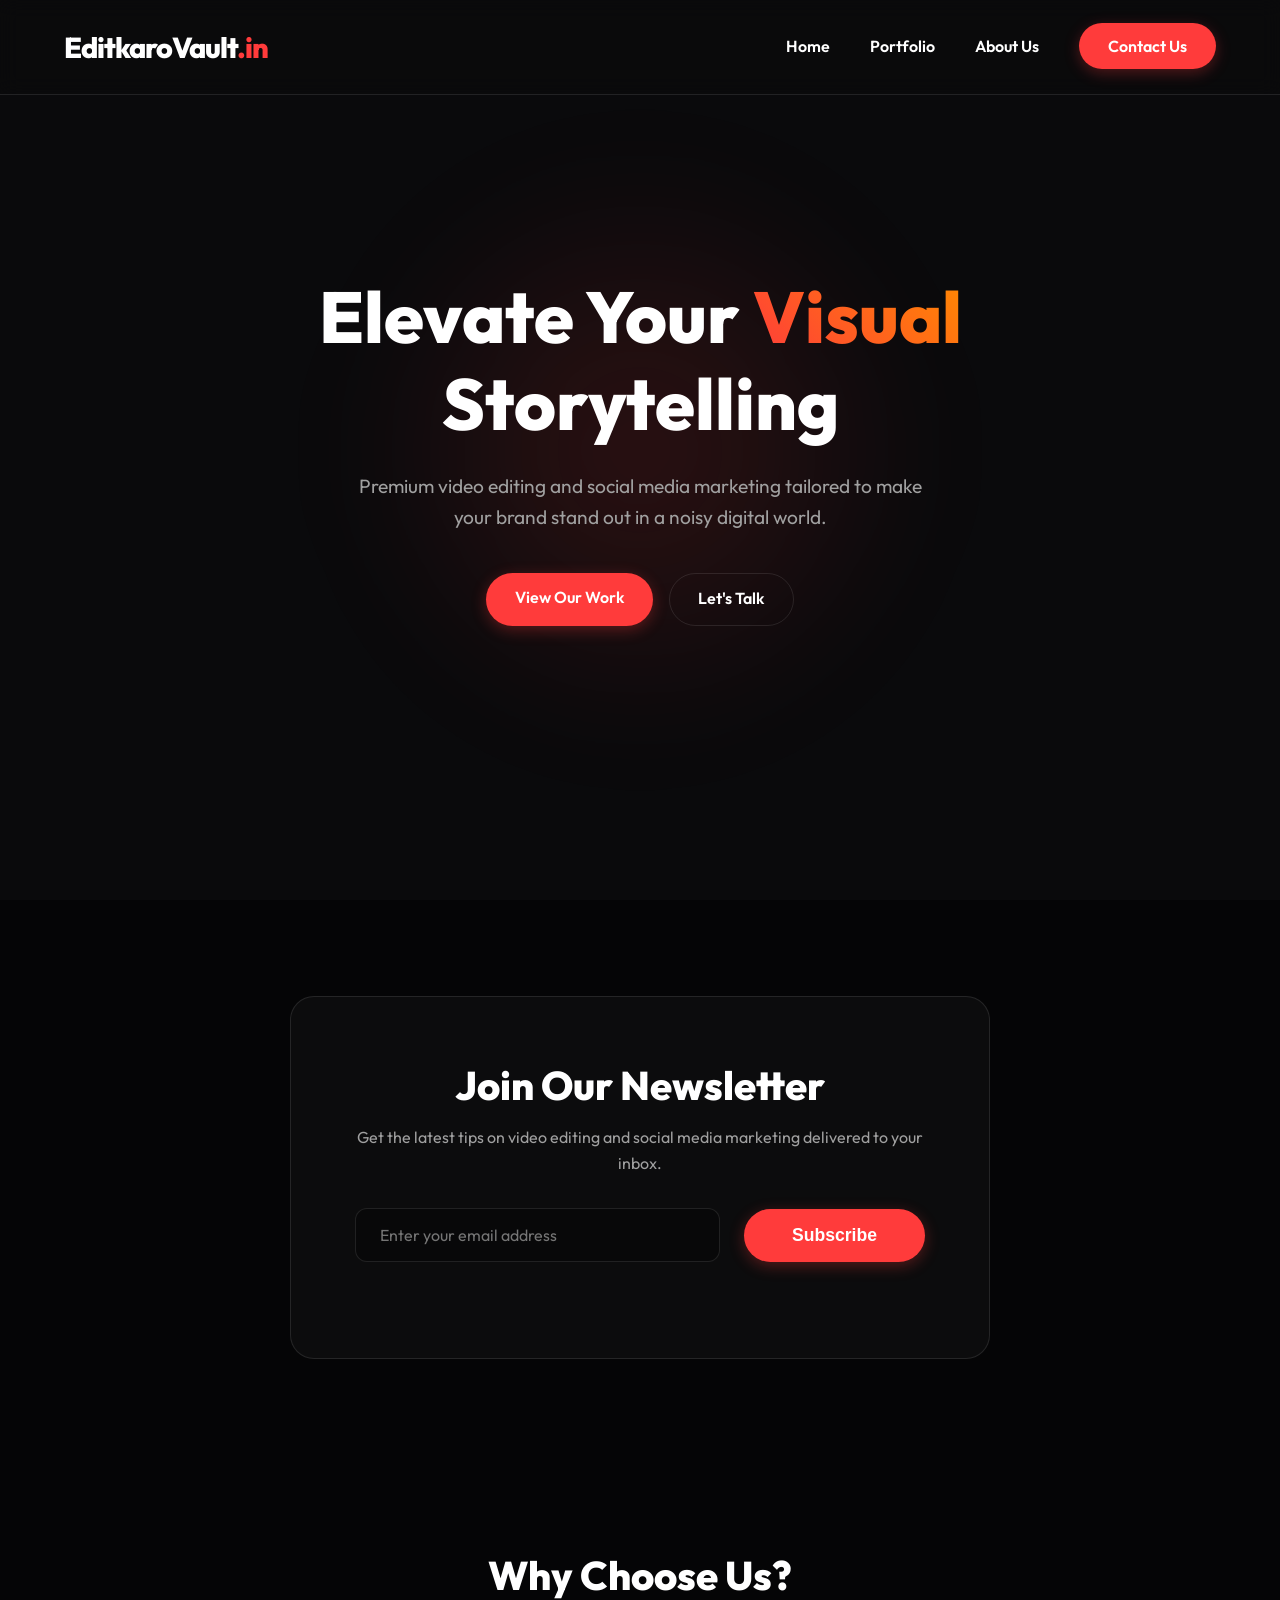
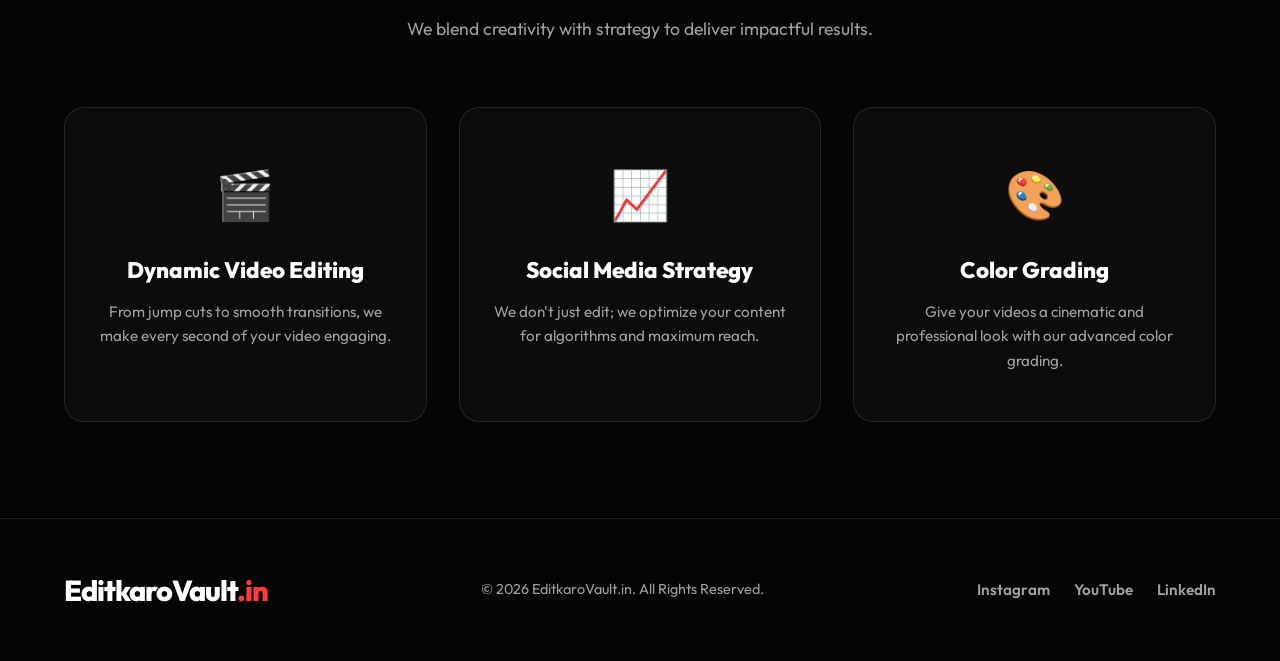
<file: index.html>
<!DOCTYPE html>
<html lang="en">
<head>
    <meta charset="UTF-8">
    <meta name="viewport" content="width=device-width, initial-scale=1.0">
    <title>EditkaroVault.in - Premium Video Editing & Social Media Marketing</title>
    <meta name="description" content="Professional video editing and social media marketing agency.">
    <link rel="preconnect" href="https://fonts.googleapis.com">
    <link rel="preconnect" href="https://fonts.gstatic.com" crossorigin>
    <link href="https://fonts.googleapis.com/css2?family=Outfit:wght@300;400;600;800&display=swap" rel="stylesheet">
    <link rel="stylesheet" href="style.css">
</head>
<body>
    <nav class="navbar">
        <div class="logo">EditkaroVault<span>.in</span></div>
        <ul class="nav-links">
            <li><a href="index.html">Home</a></li>
            <li><a href="portfolio.html">Portfolio</a></li>
            <li><a href="about.html">About Us</a></li>
            <li><a href="contact.html" class="btn-primary">Contact Us</a></li>
        </ul>
        <div class="burger">
            <div class="line1"></div>
            <div class="line2"></div>
            <div class="line3"></div>
        </div>
    </nav>

    <header id="home" class="hero">
        <div class="hero-content">
            <h1 class="hero-title">Elevate Your <span>Visual</span> Storytelling</h1>
            <p class="hero-subtitle">Premium video editing and social media marketing tailored to make your brand stand out in a noisy digital world.</p>
            <div class="hero-cta">
                <a href="portfolio.html" class="btn-primary">View Our Work</a>
                <a href="contact.html" class="btn-secondary">Let's Talk</a>
            </div>
        </div>
        <div class="hero-bg-anim"></div>
    </header>

    <section id="newsletter" class="newsletter">
        <div class="newsletter-box">
            <h2>Join Our Newsletter</h2>
            <p>Get the latest tips on video editing and social media marketing delivered to your inbox.</p>
            <form id="emailCollectorForm">
                <div class="input-group">
                    <input type="email" name="email" placeholder="Enter your email address" required>
                    <button type="submit" class="btn-primary">Subscribe</button>
                </div>
            </form>
            <p id="newsletterMsg" class="form-msg"></p>
        </div>
    </section>

    <section id="services" class="services">
        <div class="section-header">
            <h2>Why Choose Us?</h2>
            <p>We blend creativity with strategy to deliver impactful results.</p>
        </div>
        <div class="services-grid">
            <div class="service-card">
                <div class="icon">🎬</div>
                <h3>Dynamic Video Editing</h3>
                <p>From jump cuts to smooth transitions, we make every second of your video engaging.</p>
            </div>
            <div class="service-card">
                <div class="icon">📈</div>
                <h3>Social Media Strategy</h3>
                <p>We don't just edit; we optimize your content for algorithms and maximum reach.</p>
            </div>
            <div class="service-card">
                <div class="icon">🎨</div>
                <h3>Color Grading</h3>
                <p>Give your videos a cinematic and professional look with our advanced color grading.</p>
            </div>
        </div>
    </section>



    <footer>
        <div class="footer-content">
            <div class="logo">EditkaroVault<span>.in</span></div>
            <p>&copy; 2026 EditkaroVault.in. All Rights Reserved.</p>
            <div class="socials">
                <a href="#">Instagram</a>
                <a href="#">YouTube</a>
                <a href="#">LinkedIn</a>
            </div>
        </div>
    </footer>

    <script src="app.js"></script>
</body>
</html>
</file>
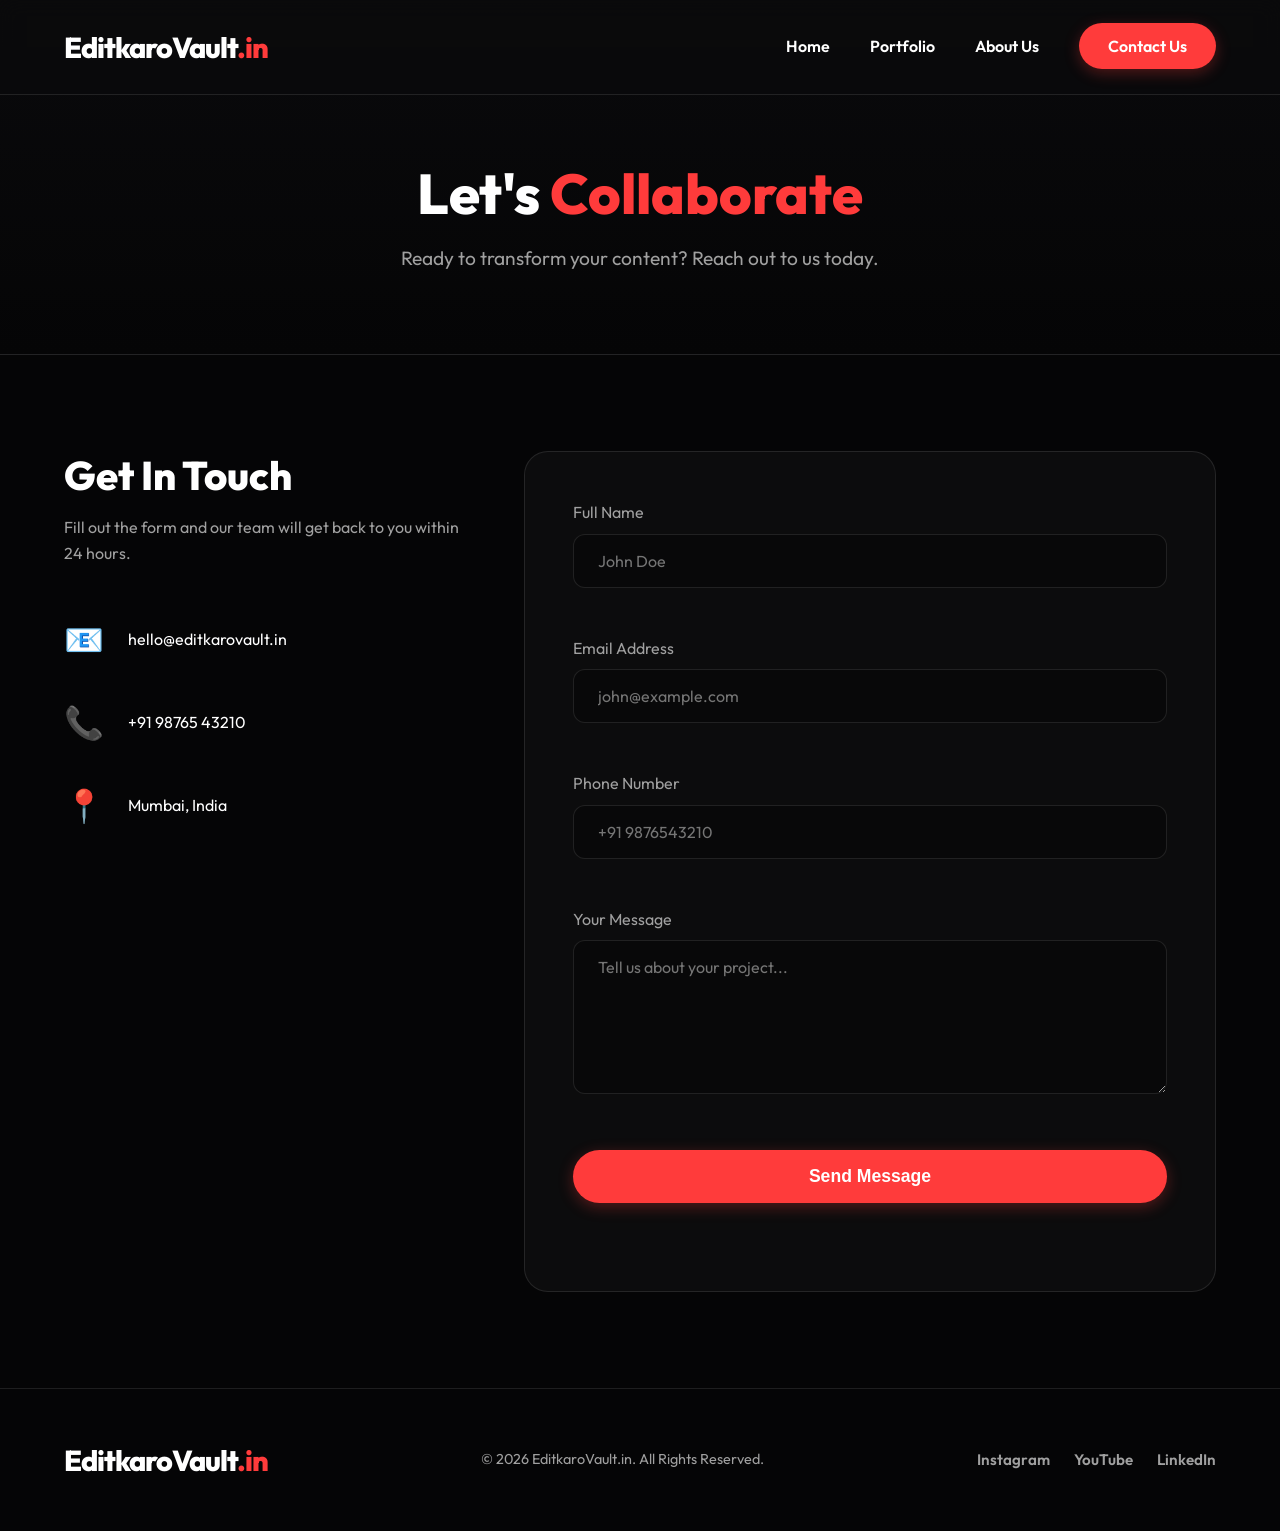
<file: contact.html>
<!DOCTYPE html>
<html lang="en">
<head>
    <meta charset="UTF-8">
    <meta name="viewport" content="width=device-width, initial-scale=1.0">
    <title>Contact Us - EditkaroVault.in</title>
    <meta name="description" content="Get in touch with us to start your next video editing and social media marketing project.">
    <link rel="preconnect" href="https://fonts.googleapis.com">
    <link rel="preconnect" href="https://fonts.gstatic.com" crossorigin>
    <link href="https://fonts.googleapis.com/css2?family=Outfit:wght@300;400;600;800&display=swap" rel="stylesheet">
    <link rel="stylesheet" href="style.css">
</head>
<body>
    <nav class="navbar">
        <div class="logo">EditkaroVault<span>.in</span></div>
        <ul class="nav-links">
            <li><a href="index.html">Home</a></li>
            <li><a href="portfolio.html">Portfolio</a></li>
            <li><a href="about.html">About Us</a></li>
            <li><a href="contact.html" class="btn-primary">Contact Us</a></li>
        </ul>
        <div class="burger">
            <div class="line1"></div>
            <div class="line2"></div>
            <div class="line3"></div>
        </div>
    </nav>

    <header class="page-hero">
        <div class="page-hero-content">
            <h1>Let's <span>Collaborate</span></h1>
            <p>Ready to transform your content? Reach out to us today.</p>
        </div>
    </header>

    <section class="contact-page-section">
        <div class="contact-wrapper">
            <div class="contact-info">
                <h2>Get In Touch</h2>
                <p>Fill out the form and our team will get back to you within 24 hours.</p>
                
                <div class="info-item">
                    <span class="icon">📧</span>
                    <p>hello@editkarovault.in</p>
                </div>
                <div class="info-item">
                    <span class="icon">📞</span>
                    <p>+91 98765 43210</p>
                </div>
                <div class="info-item">
                    <span class="icon">📍</span>
                    <p>Mumbai, India</p>
                </div>
            </div>
            
            <div class="contact-form-container">
                <form id="mainContactForm">
                    <div class="form-group">
                        <label for="name">Full Name</label>
                        <input type="text" id="name" name="name" placeholder="John Doe" required>
                    </div>
                    
                    <div class="form-group">
                        <label for="email">Email Address</label>
                        <input type="email" id="email" name="email" placeholder="john@example.com" required>
                    </div>
                    
                    <div class="form-group">
                        <label for="phone">Phone Number</label>
                        <input type="tel" id="phone" name="phone" placeholder="+91 9876543210" required>
                    </div>
                    
                    <div class="form-group">
                        <label for="message">Your Message</label>
                        <textarea id="message" name="message" placeholder="Tell us about your project..." rows="6" required></textarea>
                    </div>
                    
                    <button type="submit" class="btn-primary" style="width: 100%;">Send Message</button>
                    <p id="contactFormMsg" class="form-msg"></p>
                </form>
            </div>
        </div>
    </section>

    <footer>
        <div class="footer-content">
            <div class="logo">EditkaroVault<span>.in</span></div>
            <p>&copy; 2026 EditkaroVault.in. All Rights Reserved.</p>
            <div class="socials">
                <a href="#">Instagram</a>
                <a href="#">YouTube</a>
                <a href="#">LinkedIn</a>
            </div>
        </div>
    </footer>

    <script src="app.js"></script>
</body>
</html>
</file>
<file: style.css>
:root {
    --bg-dark: #0a0a0c;
    --bg-darker: #050506;
    --accent: #ff3b3b;
    --accent-hover: #ff5252;
    --text-main: #ffffff;
    --text-muted: #a0a0a0;
    --card-bg: rgba(255, 255, 255, 0.03);
    --border-light: rgba(255, 255, 255, 0.1);
}

* {
    margin: 0;
    padding: 0;
    box-sizing: border-box;
}

html {
    scroll-behavior: smooth;
}

body {
    font-family: 'Outfit', sans-serif;
    background-color: var(--bg-dark);
    color: var(--text-main);
    line-height: 1.6;
    overflow-x: hidden;
}

/* Typography */
h1, h2, h3 {
    font-weight: 800;
    line-height: 1.2;
}

a {
    text-decoration: none;
    color: inherit;
    transition: all 0.3s ease;
}

/* Navbar */
.navbar {
    display: flex;
    justify-content: space-between;
    align-items: center;
    padding: 1.5rem 5%;
    position: fixed;
    top: 0;
    left: 0;
    width: 100%;
    z-index: 1000;
    background: rgba(10, 10, 12, 0.8);
    backdrop-filter: blur(10px);
    border-bottom: 1px solid var(--border-light);
    transition: all 0.3s ease;
}

.logo {
    font-size: 1.8rem;
    font-weight: 800;
    letter-spacing: -1px;
}

.logo span {
    color: var(--accent);
}

.nav-links {
    display: flex;
    list-style: none;
    gap: 2.5rem;
    align-items: center;
}

.nav-links a {
    font-size: 1rem;
    font-weight: 600;
}

.nav-links a:hover {
    color: var(--accent);
}

.burger {
    display: none;
    cursor: pointer;
}

.burger div {
    width: 25px;
    height: 2px;
    background-color: var(--text-main);
    margin: 5px;
    transition: all 0.3s ease;
}

/* Buttons */
.btn-primary {
    background: var(--accent);
    color: #fff !important;
    padding: 0.8rem 1.8rem;
    border-radius: 50px;
    font-weight: 600;
    border: none;
    cursor: pointer;
    box-shadow: 0 4px 15px rgba(255, 59, 59, 0.3);
}

.btn-primary:hover {
    background: var(--accent-hover);
    transform: translateY(-2px);
    box-shadow: 0 6px 20px rgba(255, 59, 59, 0.4);
}

.btn-secondary {
    background: transparent;
    color: var(--text-main);
    padding: 0.8rem 1.8rem;
    border-radius: 50px;
    font-weight: 600;
    border: 1px solid var(--border-light);
    cursor: pointer;
}

.btn-secondary:hover {
    border-color: var(--text-main);
    background: rgba(255, 255, 255, 0.05);
}

/* Hero Section */
.hero {
    min-height: 100vh;
    display: flex;
    align-items: center;
    justify-content: center;
    text-align: center;
    padding: 0 5%;
    position: relative;
    overflow: hidden;
}

.hero-content {
    max-width: 800px;
    z-index: 2;
    animation: fadeInUp 1s ease forwards;
}

.hero-title {
    font-size: 4.5rem;
    margin-bottom: 1.5rem;
}

.hero-title span {
    background: linear-gradient(45deg, var(--accent), #ff8a00);
    -webkit-background-clip: text;
    -webkit-text-fill-color: transparent;
}

.hero-subtitle {
    font-size: 1.2rem;
    color: var(--text-muted);
    margin-bottom: 2.5rem;
    max-width: 600px;
    margin-inline: auto;
}

.hero-cta {
    display: flex;
    gap: 1rem;
    justify-content: center;
}

.hero-bg-anim {
    position: absolute;
    top: 50%;
    left: 50%;
    transform: translate(-50%, -50%);
    width: 600px;
    height: 600px;
    background: radial-gradient(circle, rgba(255,59,59,0.15) 0%, rgba(10,10,12,0) 70%);
    z-index: 1;
    border-radius: 50%;
    filter: blur(50px);
    animation: pulse 6s infinite alternate;
}

@keyframes pulse {
    0% { transform: translate(-50%, -50%) scale(1); opacity: 0.8; }
    100% { transform: translate(-50%, -50%) scale(1.2); opacity: 1; }
}

@keyframes fadeInUp {
    from { opacity: 0; transform: translateY(30px); }
    to { opacity: 1; transform: translateY(0); }
}

/* Common Section Styles */
section {
    padding: 6rem 5%;
}

.section-header {
    text-align: center;
    margin-bottom: 4rem;
}

.section-header h2 {
    font-size: 2.5rem;
    margin-bottom: 1rem;
}

.section-header p {
    color: var(--text-muted);
    font-size: 1.1rem;
}

/* Portfolio Filters */
.filters {
    display: flex;
    justify-content: center;
    flex-wrap: wrap;
    gap: 1rem;
    margin-bottom: 3rem;
}

.filter-btn {
    background: transparent;
    color: var(--text-muted);
    border: 1px solid var(--border-light);
    padding: 0.6rem 1.5rem;
    border-radius: 30px;
    cursor: pointer;
    font-family: 'Outfit', sans-serif;
    font-size: 0.95rem;
    transition: all 0.3s ease;
}

.filter-btn:hover, .filter-btn.active {
    background: var(--text-main);
    color: var(--bg-dark);
    border-color: var(--text-main);
}

/* Portfolio Grid */
.portfolio-grid {
    display: grid;
    grid-template-columns: repeat(auto-fill, minmax(320px, 1fr));
    gap: 2rem;
}

.portfolio-item {
    position: relative;
    border-radius: 16px;
    overflow: hidden;
    aspect-ratio: 4/5;
    cursor: pointer;
    transform: scale(1);
    transition: transform 0.4s cubic-bezier(0.165, 0.84, 0.44, 1);
}

.portfolio-item img {
    width: 100%;
    height: 100%;
    object-fit: cover;
    transition: transform 0.6s ease;
}

.item-overlay {
    position: absolute;
    inset: 0;
    background: linear-gradient(to top, rgba(0,0,0,0.9) 0%, rgba(0,0,0,0.2) 50%, transparent 100%);
    opacity: 0.8;
    transition: opacity 0.4s ease;
    z-index: 1;
}

.item-content {
    position: absolute;
    bottom: 0;
    left: 0;
    width: 100%;
    padding: 2rem;
    z-index: 2;
    transform: translateY(20px);
    transition: transform 0.4s ease;
}

.item-content h3 {
    font-size: 1.5rem;
    margin-bottom: 0.5rem;
}

.item-content p {
    color: var(--accent);
    font-weight: 600;
    font-size: 0.9rem;
    text-transform: uppercase;
    letter-spacing: 1px;
}

.portfolio-item:hover {
    transform: scale(1.02);
}

.portfolio-item:hover img {
    transform: scale(1.08);
}

.portfolio-item:hover .item-overlay {
    opacity: 1;
}

.portfolio-item:hover .item-content {
    transform: translateY(0);
}

/* Services */
.services {
    background-color: var(--bg-darker);
}

.services-grid {
    display: grid;
    grid-template-columns: repeat(auto-fit, minmax(280px, 1fr));
    gap: 2rem;
}

.service-card {
    background: var(--card-bg);
    border: 1px solid var(--border-light);
    padding: 3rem 2rem;
    border-radius: 20px;
    text-align: center;
    transition: all 0.3s ease;
    backdrop-filter: blur(10px);
}

.service-card:hover {
    transform: translateY(-10px);
    border-color: rgba(255, 59, 59, 0.3);
    box-shadow: 0 10px 30px rgba(0,0,0,0.5);
}

.service-card .icon {
    font-size: 3rem;
    margin-bottom: 1.5rem;
}

.service-card h3 {
    margin-bottom: 1rem;
    font-size: 1.4rem;
}

.service-card p {
    color: var(--text-muted);
    font-size: 0.95rem;
}

/* Contact */
.contact-box {
    max-width: 800px;
    margin: 0 auto;
    background: var(--card-bg);
    border: 1px solid var(--border-light);
    padding: 4rem;
    border-radius: 24px;
    text-align: center;
    backdrop-filter: blur(10px);
}

.contact-box h2 {
    font-size: 2.2rem;
    margin-bottom: 0.5rem;
}

.contact-box p {
    color: var(--text-muted);
    margin-bottom: 2.5rem;
}

form {
    display: flex;
    flex-direction: column;
    gap: 1.5rem;
}

.input-group {
    display: flex;
    gap: 1.5rem;
}

input, textarea {
    width: 100%;
    padding: 1rem 1.5rem;
    background: rgba(0, 0, 0, 0.3);
    border: 1px solid var(--border-light);
    border-radius: 12px;
    color: var(--text-main);
    font-family: 'Outfit', sans-serif;
    font-size: 1rem;
    transition: border-color 0.3s ease;
}

input:focus, textarea:focus {
    outline: none;
    border-color: var(--accent);
}

form .btn-primary {
    align-self: center;
    padding: 1rem 3rem;
    font-size: 1.1rem;
}

/* Footer */
footer {
    background-color: var(--bg-darker);
    padding: 3rem 5%;
    border-top: 1px solid var(--border-light);
}

.footer-content {
    display: flex;
    justify-content: space-between;
    align-items: center;
    flex-wrap: wrap;
    gap: 1.5rem;
}

.footer-content p {
    color: var(--text-muted);
    font-size: 0.9rem;
}

.socials {
    display: flex;
    gap: 1.5rem;
}

.socials a {
    color: var(--text-muted);
    font-size: 0.95rem;
    font-weight: 600;
}

.socials a:hover {
    color: var(--text-main);
}

/* --- NEW PAGE STYLES --- */

/* Page Hero */
.page-hero {
    padding: 10rem 5% 5rem;
    text-align: center;
    background: linear-gradient(to bottom, var(--bg-dark), var(--bg-darker));
    border-bottom: 1px solid var(--border-light);
}

.page-hero-content h1 {
    font-size: 3.5rem;
    margin-bottom: 1rem;
}

.page-hero-content h1 span {
    color: var(--accent);
}

.page-hero-content p {
    color: var(--text-muted);
    font-size: 1.2rem;
}

/* Newsletter Section */
.newsletter {
    background-color: var(--bg-darker);
    padding: 6rem 5%;
}

.newsletter-box {
    max-width: 700px;
    margin: 0 auto;
    text-align: center;
    background: var(--card-bg);
    border: 1px solid var(--border-light);
    padding: 4rem;
    border-radius: 24px;
}

.newsletter-box h2 {
    font-size: 2.5rem;
    margin-bottom: 1rem;
}

.newsletter-box p {
    color: var(--text-muted);
    margin-bottom: 2rem;
}

/* About Page */
.about-section {
    padding: 6rem 5%;
    background-color: var(--bg-darker);
}

.mission-vision {
    display: flex;
    flex-wrap: wrap;
    gap: 3rem;
    max-width: 1000px;
    margin: 0 auto;
}

.mv-card {
    flex: 1;
    min-width: 300px;
    background: var(--card-bg);
    padding: 3rem;
    border-radius: 20px;
    border: 1px solid var(--border-light);
}

.mv-card h2 {
    color: var(--accent);
    margin-bottom: 1.5rem;
}

.team-section {
    padding: 6rem 5%;
}

.team-grid {
    display: grid;
    grid-template-columns: repeat(auto-fit, minmax(280px, 1fr));
    gap: 2rem;
    max-width: 1200px;
    margin: 0 auto;
}

.team-card {
    background: var(--card-bg);
    border-radius: 20px;
    overflow: hidden;
    text-align: center;
    border: 1px solid var(--border-light);
    transition: transform 0.3s ease;
}

.team-card:hover {
    transform: translateY(-10px);
}

.team-card img {
    width: 100%;
    height: 300px;
    object-fit: cover;
}

.team-card h3 {
    margin-top: 1.5rem;
    font-size: 1.5rem;
}

.team-card p {
    color: var(--accent);
    margin-bottom: 1rem;
}

.team-social {
    padding-bottom: 1.5rem;
}

.team-social a {
    color: var(--text-muted);
    margin: 0 0.5rem;
}

.team-social a:hover {
    color: var(--text-main);
}

/* Contact Page */
.contact-page-section {
    padding: 6rem 5%;
    background-color: var(--bg-darker);
}

.contact-wrapper {
    display: flex;
    flex-wrap: wrap;
    gap: 4rem;
    max-width: 1200px;
    margin: 0 auto;
}

.contact-info {
    flex: 1;
    min-width: 300px;
}

.contact-info h2 {
    font-size: 2.5rem;
    margin-bottom: 1rem;
}

.contact-info > p {
    color: var(--text-muted);
    margin-bottom: 3rem;
}

.info-item {
    display: flex;
    align-items: center;
    gap: 1.5rem;
    margin-bottom: 2rem;
}

.info-item .icon {
    font-size: 2rem;
}

.contact-form-container {
    flex: 1.5;
    min-width: 300px;
    background: var(--card-bg);
    padding: 3rem;
    border-radius: 24px;
    border: 1px solid var(--border-light);
}

.form-group {
    margin-bottom: 1.5rem;
    text-align: left;
}

.form-group label {
    display: block;
    margin-bottom: 0.5rem;
    color: var(--text-muted);
}

.form-msg {
    margin-top: 1rem;
    font-weight: 600;
}

/* Responsive */
@media screen and (max-width: 768px) {
    .nav-links {
        position: fixed;
        right: -100%;
        top: 70px;
        flex-direction: column;
        background: rgba(10, 10, 12, 0.95);
        backdrop-filter: blur(15px);
        width: 100%;
        height: calc(100vh - 70px);
        justify-content: center;
        transition: right 0.4s ease;
    }

    .nav-links.nav-active {
        right: 0;
    }

    .burger {
        display: block;
    }

    .hero-title {
        font-size: 3rem;
    }
    
    .input-group {
        flex-direction: column;
    }
    
    .contact-box {
        padding: 2rem;
    }
}

/* --- Video Modal Styles --- */
.video-modal {
    display: none;
    position: fixed;
    z-index: 2000;
    left: 0;
    top: 0;
    width: 100%;
    height: 100%;
    overflow: auto;
    background-color: rgba(0, 0, 0, 0.9);
    backdrop-filter: blur(5px);
    opacity: 0;
    transition: opacity 0.3s ease;
}

.video-modal.show {
    display: flex;
    align-items: center;
    justify-content: center;
    opacity: 1;
}

.modal-content {
    position: relative;
    width: 90%;
    max-width: 1000px;
    margin: auto;
    background: #000;
    border-radius: 12px;
    box-shadow: 0 10px 30px rgba(0,0,0,0.5);
    transform: scale(0.9);
    transition: transform 0.3s ease;
}

.video-modal.show .modal-content {
    transform: scale(1);
}

.close-modal {
    position: absolute;
    top: -40px;
    right: 0;
    color: #fff;
    font-size: 35px;
    font-weight: bold;
    cursor: pointer;
    transition: color 0.3s;
}

.close-modal:hover,
.close-modal:focus {
    color: var(--accent);
    text-decoration: none;
}

.video-container {
    position: relative;
    padding-bottom: 56.25%; /* 16:9 Aspect Ratio */
    height: 0;
    overflow: hidden;
    border-radius: 12px;
}

.video-container iframe {
    position: absolute;
    top: 0;
    left: 0;
    width: 100%;
    height: 100%;
    border: none;
}

/* Play Button Overlay */
.play-btn {
    position: absolute;
    top: 50%;
    left: 50%;
    transform: translate(-50%, -50%) scale(0.8);
    width: 60px;
    height: 60px;
    background: rgba(255, 59, 59, 0.8);
    border-radius: 50%;
    display: flex;
    align-items: center;
    justify-content: center;
    opacity: 0;
    transition: all 0.4s ease;
    box-shadow: 0 0 20px rgba(255, 59, 59, 0.5);
    z-index: 3;
}

.play-btn svg {
    width: 30px;
    height: 30px;
    color: white;
    margin-left: 5px; /* visually center play triangle */
}

.portfolio-item:hover .play-btn {
    opacity: 1;
    transform: translate(-50%, -50%) scale(1);
}
</file>
